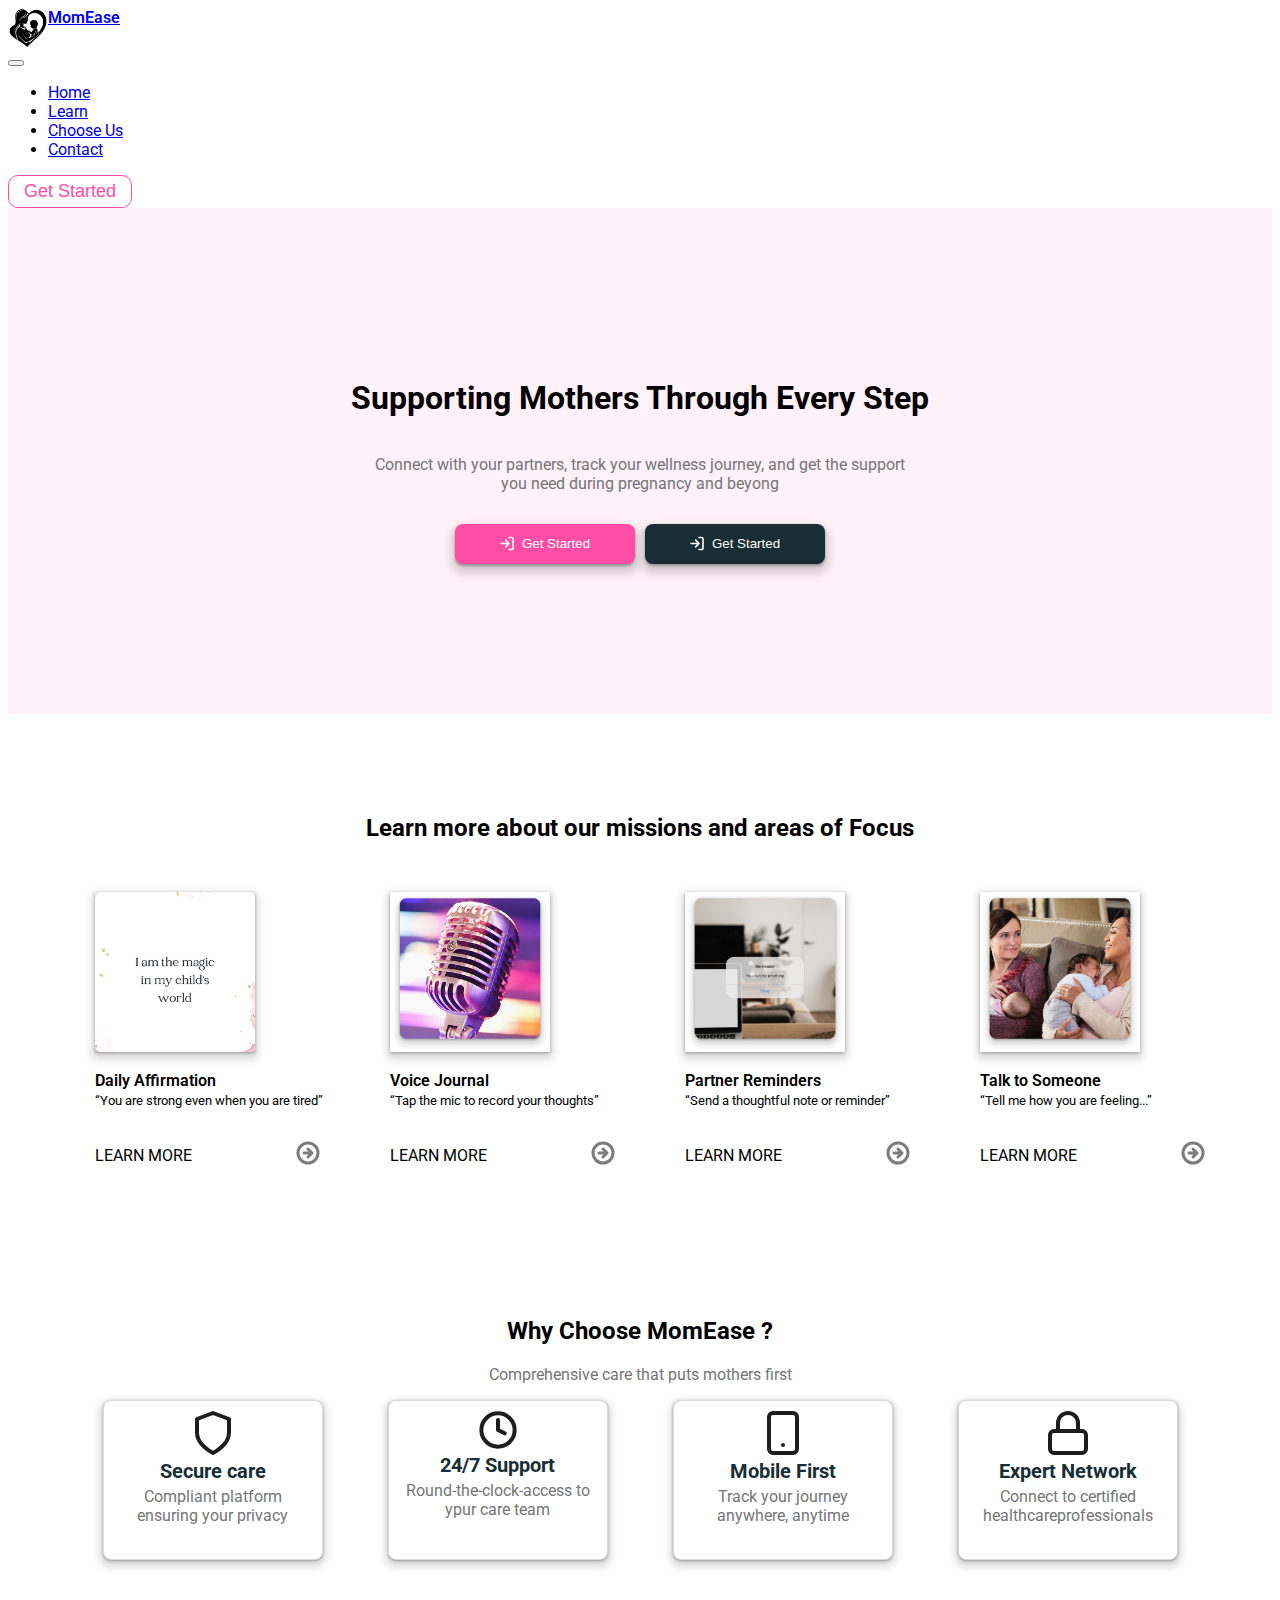
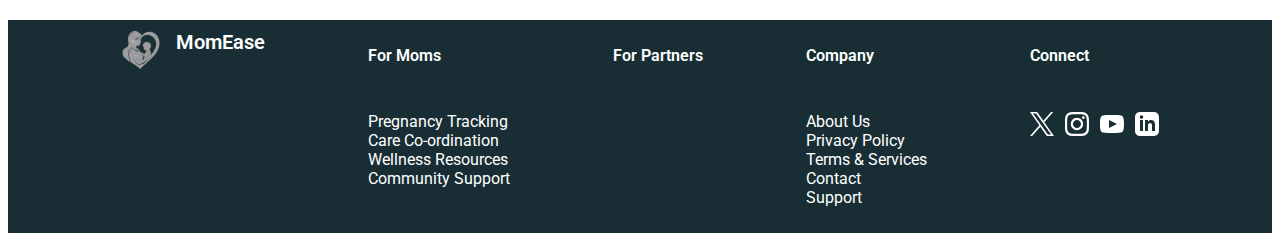
<file: index.html>
<!DOCTYPE html>
<html lang="en">
<head>
    <meta charset="UTF-8">
    <meta name="viewport" content="width=device-width, initial-scale=1.0">
    <link
      href="https://cdn.jsdelivr.net/npm/bootstrap@5.3.6/dist/css/bootstrap.min.css"
      rel="stylesheet"
      integrity="sha384-4Q6Gf2aSP4eDXB8Miphtr37CMZZQ5oXLH2yaXMJ2w8e2ZtHTl7GptT4jmndRuHDT"
      crossorigin="anonymous"
    />
    <script
      src="https://cdn.jsdelivr.net/npm/bootstrap@5.3.6/dist/js/bootstrap.bundle.min.js"
      integrity="sha384-j1CDi7MgGQ12Z7Qab0qlWQ/Qqz24Gc6BM0thvEMVjHnfYGF0rmFCozFSxQBxwHKO"
      crossorigin="anonymous"
    ></script>
    <link rel="stylesheet" href="style.css">
    <title>MomEase</title>
</head>
<body>
    <header>
        <nav class="navbar navbar-expand-lg bg-body-white">
  <div class="container-fluid ">
    <div class="navbar-nav rrow">
        <img src="./assets/momease logo.png" width="40px" alt="" >
        <a class="navbar-brand ms-3" href="#">MomEase</a>
    </div>
    
    <button class="navbar-toggler" type="button" data-bs-toggle="collapse" data-bs-target="#navbarSupportedContent" aria-controls="navbarSupportedContent" aria-expanded="false" aria-label="Toggle navigation">
      <span class="navbar-toggler-icon"></span>
    </button>
    <div class="collapse navbar-collapse justify-content-end " id="navbarSupportedContent">
        <div class="d-flex flex-row">
            <ul class="navbar-nav me-5 mb-2 mb-lg-0">
        <li class="nav-item me-3">
          <a class="nav-link active" aria-current="page" href="#">Home</a>
        </li>
        <li class="nav-item me-3">
          <a class="nav-link" href="#learn">Learn</a>
        </li>
        <li class="nav-item me-3">
          <a class="nav-link" href="#choose_us">Choose Us</a>
        </li>
        <li class="nav-item me-3">
          <a class="nav-link" href="#contact">Contact</a>
        </li>
    
      </ul>
      
        <button class="Bbtn" type="submit"> <a href="./Pages/Login/Login.html">Get Started</a></button>

        </div>
      
    
    </div>
  </div>
</nav>

    </header>
    <main>
    <section class="support" id="home">
        <h1>Supporting Mothers Through Every Step</h1>
        <p>Connect with your partners, track your wellness journey, and get the support you need 
            during pregnancy and beyong</p>
        <div class="started row">
            <button class="but col-6 col_but"> <a href="./Pages/Login/Login.html"> <img src="./assets/arrowcover.svg" alt="">Get Started</a></button> <button class="but col-6"> <a href="./Pages/Login/Login.html"><img src="./assets/arrowcover.svg" alt="">Get Started</a></button>
        </div>
    </section>

    <section class="learn" id="learn">
        <h2>Learn more about our missions and areas of Focus</h2>
        <div class="contain row">

            <div class="card col-3">
                <div class="min_card"></div>
                <div class="text">
                    <p>Daily Affirmation <br><q>You are strong even when you are tired</q></p>     
                </div>
                    <p class="more">LEARN MORE  <img src="./assets/Arrow right-circle.svg" alt=""></p> 
                
            </div>


            <div class="card col-3">
                <div class="min_card voice"></div>
                <div class="text">
                    <p>Voice Journal <br><q>Tap the mic to record your thoughts</q></p> 
                </div>
                    <p class="more">LEARN MORE  <img src="./assets/Arrow right-circle.svg" alt=""></p> 
            </div>

            <div class="card col-3">
                <div class="min_card lap"></div>
                <div class="text">
                    <p>Partner Reminders <br><q>Send a thoughtful note or reminder</q></p> 
                </div>
                <p class="more">LEARN MORE <img src="./assets/Arrow right-circle.svg" alt=""></p>
            </div>

            <div class="card col-3">
                <div class="min_card moms"></div>
                <div class="text">
                    <p>Talk to Someone <br><q>Tell me how you are feeling...</q></p> 
                </div>
                <p class="more">LEARN MORE  <img src="./assets/Arrow right-circle.svg" alt=""></p> 
            </div>
        </div>
    </section>

    <section class="choose container-fluid" id="choose_us">
        <div class="choose_text">
            <h2>Why Choose MomEase ?</h2>
            <p class="p">Comprehensive care that puts mothers first</p> 
        </div>

        <div class="options row">
            <div class="m_card col-3">
                <img src="./assets/shield.svg" alt="" srcset="">
                <p class="bold">Secure care</p>
                <p>Compliant platform ensuring your privacy</p>
            </div>

            <div class="m_card col-3">
                <img src="./assets/clock.svg" alt="" srcset="">
                <p class="bold">24/7 Support</p>
                <p>Round-the-clock-access to ypur care team</p>
            </div>

            <div class="m_card col-3">
                <img src="./assets/phone.svg" alt="" srcset="">
                <p class="bold">Mobile First</p>
                <p>Track your journey anywhere, anytime</p>
            </div>

            <div class="m_card col-3">
                <img src="./assets/lock.svg" alt="" srcset="">
                <p class="bold">Expert Network</p>
                <p>Connect to certified healthcareprofessionals</p>
            </div>

        </div>
        


    </section>

    </main>
    <footer class="container-fluid" id="contact">
        
        <div class="logo_div">
            <img src="./assets/MomEase Footer.svg" alt="" srcset="">
            <p class="mom">MomEase</p>
        </div>
        
        <div >
            <p>For Moms</p>
            <ul>
                <li>Pregnancy Tracking</li>
                <li>Care Co-ordination</li>
                <li>Wellness Resources</li>
                <li>Community Support</li>
            </ul>   
        </div>

        <div class="col-3">
            <p>For Partners</p>
            
        </div>

        <div class="col-3">
            <p>Company</p>
        <ul>
            <li>About Us</li>
            <li>Privacy Policy</li>
            <li>Terms & Services</li>
            <li>Contact</li>
            <li>Support</li>
        </ul>
            
        </div>

        <div>
            <p>Connect</p>
            <ul class="connect">
                <li><a href="http://"><img src="./assets/twitter.svg" alt="" srcset=""></a></li>
                <li><a href="http://"><img src="./assets/Instagram.svg" alt="" srcset=""></a></li>
                <li><a href="http://"><img src="./assets/YouTube.svg" alt="" srcset=""></a></li>
                <li><a href="http://"><img src="./assets/LinkedIn.svg" alt="" srcset=""></a></li>
            </ul>
            
        </div>
        </div>

    </footer>
    
</body>
</html>
</file>
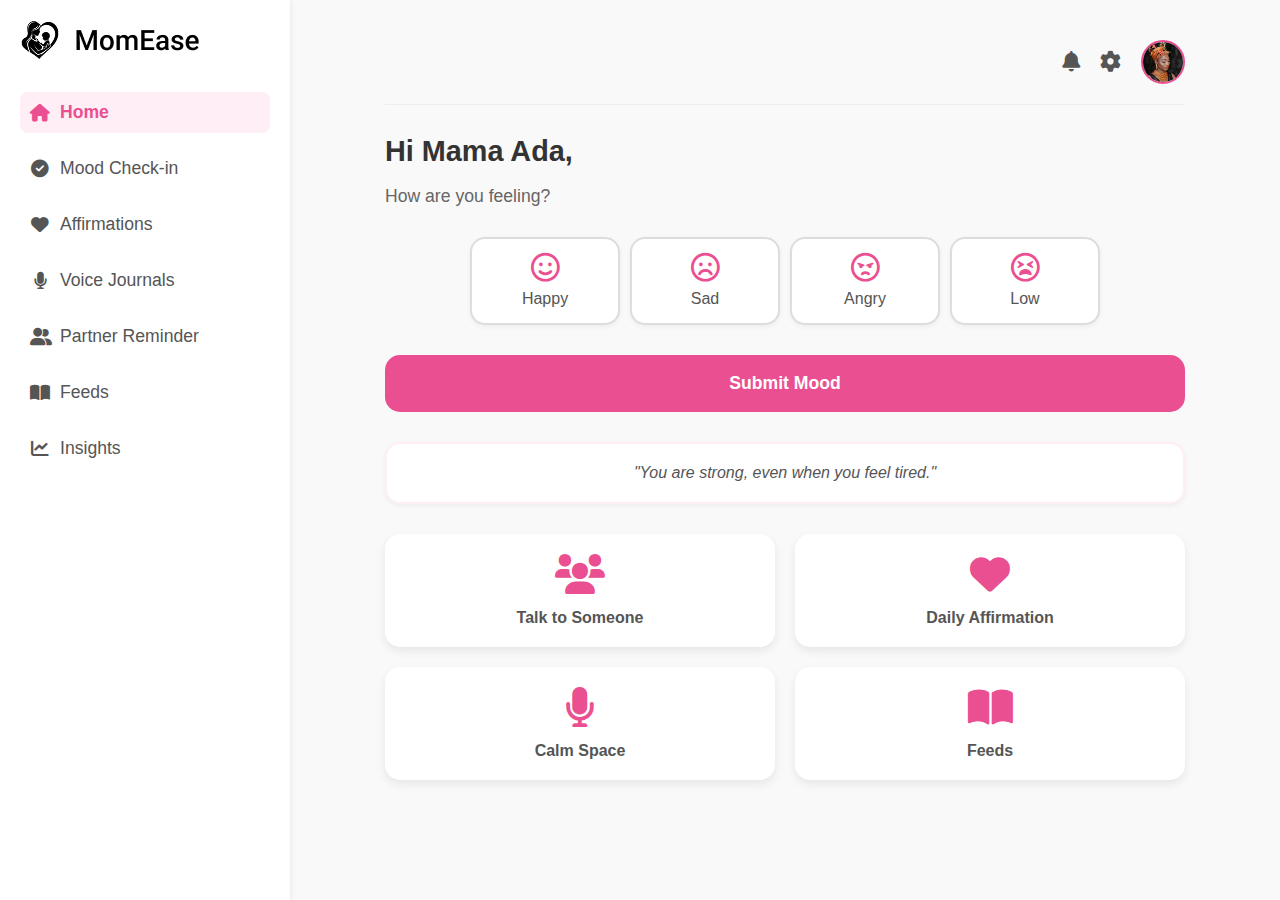
<file: Pages/Menu/das.html>
<!DOCTYPE html>
<html lang="en">
<head>
    <meta charset="UTF-8">
    <meta name="viewport" content="width=device-width, initial-scale=1.0">
    <title>MomEase Dashboard</title>
    <link rel="stylesheet" href="dash.css">
    <link rel="stylesheet" href="https://cdnjs.cloudflare.com/ajax/libs/font-awesome/6.0.0-beta3/css/all.min.css">
</head>
<body>
    <div class="dashboard-container">
        <aside class="sidebar" id="sidebar">
            <div class="logo">
                <img src="./media/Logo.jpg" alt="MomEase logo" />
            </div>
            <nav class="navigation">
                <ul>
                    <li><a href="./das.html" class="active"><i class="fas fa-home"></i> Home</a></li>
                    <li><a href="./mood.html"><i class="fas fa-check-circle"></i> Mood Check-in</a></li>
                    <li><a href="#"><i class="fas fa-heart"></i> Affirmations</a></li>
                    <li><a href="#"><i class="fas fa-microphone"></i> Voice Journals</a></li>
                    <li><a href="#"><i class="fas fa-user-friends"></i> Partner Reminder</a></li>
                    <li><a href="./feed.html"><i class="fas fa-book-open"></i> Feeds</a></li>
                    <li><a href="#"><i class="fas fa-chart-line"></i> Insights</a></li>
                </ul>
            </nav>
        </aside>

        <main class="main-content">
            <header class="top-bar-mobile">
                <div class="ham_container">
                    <div class="hamburger-menu" id="hamburgerMenu"><i class="fas fa-bars"></i></div>
                 <div class="top-icons">
                    <i class="fas fa-bell"></i>
                    <i class="fas fa-cog"></i>
                    <div class="profile-pic">
                        <img src="./media/profile.jpg" alt="Profile">
                    </div>
                </div>
                </div>
                
                <nav class="navigation" id="mob-nav">
                <ul>
                    <li><a href="./das.html" class="active"><i class="fas fa-home"></i> Home</a></li>
                    <li><a href="./mood.html"><i class="fas fa-check-circle"></i> Mood Check-in</a></li>
                    <li><a href="#"><i class="fas fa-heart"></i> Affirmations</a></li>
                    <li><a href="#"><i class="fas fa-microphone"></i> Voice Journals</a></li>
                    <li><a href="#"><i class="fas fa-user-friends"></i> Partner Reminder</a></li>
                    <li><a href="./feed.html"><i class="fas fa-book-open"></i> Feeds</a></li>
                    <li><a href="#"><i class="fas fa-chart-line"></i> Insights</a></li>
                </ul>
                </nav>
            </header>

            <div class="header-desktop">
                 <div class="top-icons">
                    <i class="fas fa-bell"></i>
                    <i class="fas fa-cog"></i>
                    <div class="profile-pic">
                        <img src="./media/profile.jpg" alt="Profile">
                    </div>
                </div>
            </div>


            <h1>Hi Mama Ada,</h1>
            <p class="feeling-question">How are you feeling?</p>

            <div class="mood-selection">
                <button class="mood-button" data-mood="happy">
                    <i class="far fa-smile"></i> Happy
                </button>
                <button class="mood-button" data-mood="sad">
                    <i class="far fa-frown"></i> Sad
                </button>
                <button class="mood-button" data-mood="angry">
                    <i class="far fa-angry"></i> Angry
                </button>
                <button class="mood-button" data-mood="low">
                    <i class="far fa-tired"></i> Low
                </button>
            </div>

            <button class="submit-mood">Submit Mood</button>

            <div class="affirmation-box">
                "You are strong, even when you feel tired."
            </div>

            <div class="action-buttons">
                <button class="action-card">
                    <i class="fas fa-users"></i>
                    <span>Talk to Someone</span>
                </button>
                <button class="action-card">
                    <i class="fas fa-heart"></i>
                    <span>Daily Affirmation</span>
                </button>
                <button class="action-card">
                    <i class="fas fa-microphone"></i>
                    <span>Calm Space</span>
                </button>
                <button class="action-card">
                    <i class="fas fa-book-open"></i>
                    <span>Feeds</span>
                </button>
            </div>
        </main>
    </div>

    <div class="overlay" id="overlay"></div>

    <script src="dash.js"></script>
</body>
</html>
</file>
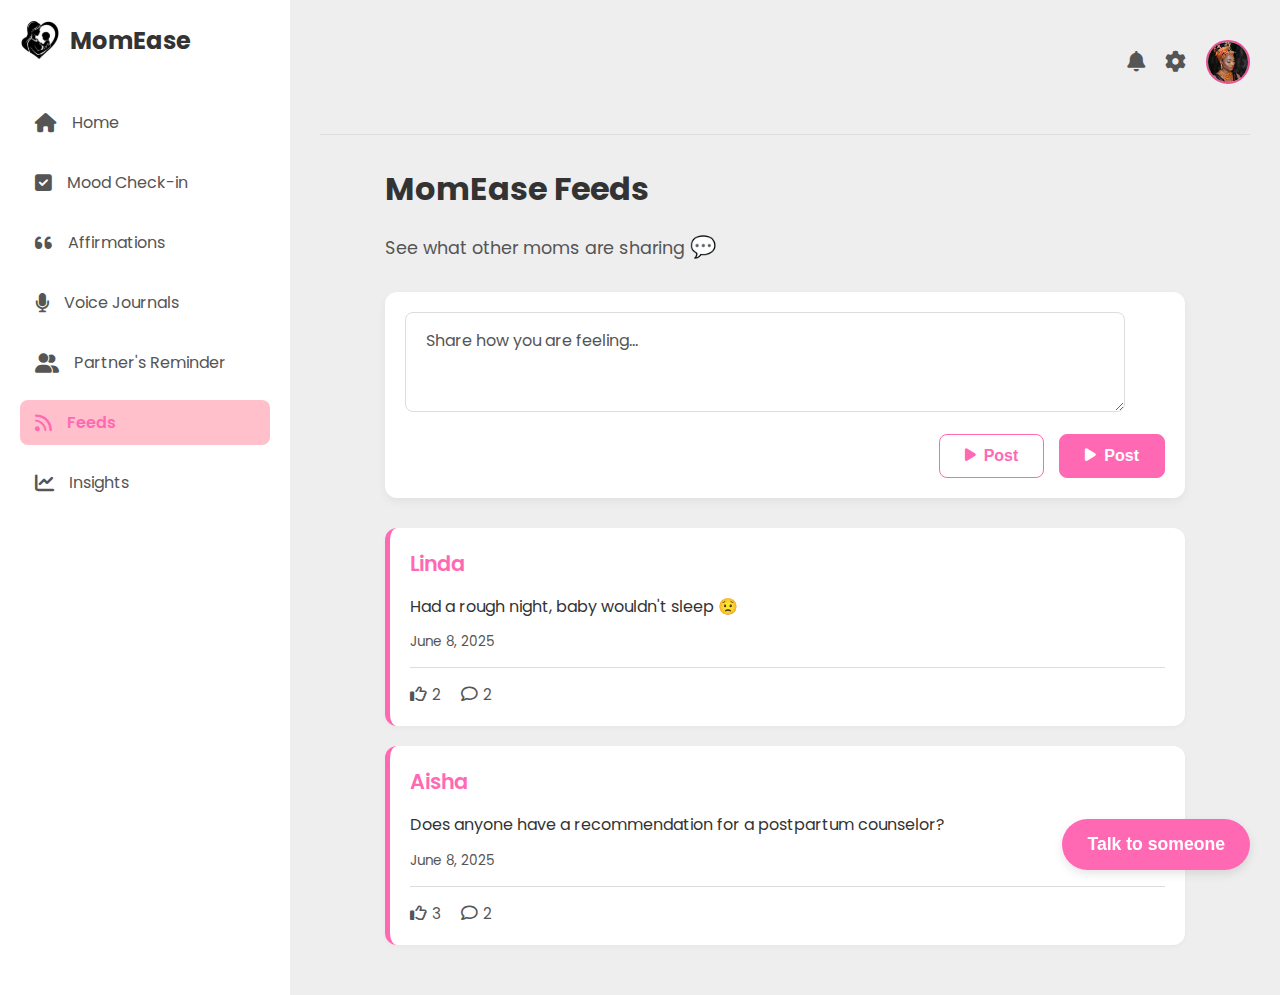
<file: Pages/Menu/feed.html>
<!DOCTYPE html>
<html lang="en">
<head>
    <meta charset="UTF-8">
    <meta name="viewport" content="width=device-width, initial-scale=1.0">
    <title>MomEase Feeds</title>
    <link rel="stylesheet" href="feed.css">
    <link rel="stylesheet" href="https://cdnjs.cloudflare.com/ajax/libs/font-awesome/6.0.0-beta3/css/all.min.css">
</head>
<body>
    <div class="container">
        <aside class="sidebar">
            <div class="logo">
                <img src="./media/Logo.svg" alt="MomEase Logo"> <span>MomEase</span>
            </div>
            <nav class="navigation">
                <ul>
                    <li><a href="./das.html"><i class="fas fa-home"></i> Home</a></li>
                    <li><a href="./mood.html"><i class="fas fa-check-square"></i> Mood Check-in</a></li>
                    <li><a href="#"><i class="fas fa-quote-left"></i> Affirmations</a></li>
                    <li><a href="#"><i class="fas fa-microphone"></i> Voice Journals</a></li>
                    <li><a href="#"><i class="fas fa-user-friends"></i> Partner's Reminder</a></li>
                    <li class="active"><a href="./feed.html"><i class="fas fa-rss"></i> Feeds</a></li>
                    <li><a href="#"><i class="fas fa-chart-line"></i> Insights</a></li>
                </ul>
            </nav>
        </aside>

        <main class="main-content">
            <header class="header">
                <div class="ham_container">
                    <div class="hamburger-menu" id="hamburgerMenu"><i class="fas fa-bars"></i></div>
                 <div class="top-icons">
                    <i class="fas fa-bell"></i>
                    <i class="fas fa-cog"></i>
                    <div class="profile-pic">
                        <img src="./media/profile.jpg" alt="Profile">
                    </div>
                </div>
                </div>
                
                <nav class="navigation" id="mob-nav">
                <ul>
                    <li><a href="./das.html" class="active"><i class="fas fa-home"></i> Home</a></li>
                    <li><a href="./mood.html"><i class="fas fa-check-circle"></i> Mood Check-in</a></li>
                    <li><a href="#"><i class="fas fa-heart"></i> Affirmations</a></li>
                    <li><a href="#"><i class="fas fa-microphone"></i> Voice Journals</a></li>
                    <li><a href="#"><i class="fas fa-user-friends"></i> Partner Reminder</a></li>
                    <li><a href="./feed.html"><i class="fas fa-book-open"></i> Feeds</a></li>
                    <li><a href="#"><i class="fas fa-chart-line"></i> Insights</a></li>
                </ul>
                </nav>
            </header>

            <section class="feeds-section">
                <h2>MomEase Feeds</h2>
                <p>See what other moms are sharing <span class="emoji">💬</span></p>

                <div class="share-post-container">
                    <textarea placeholder="Share how you are feeling..."></textarea>
                    <div class="post-buttons">
                        <button class="post-btn outline"><i class="fas fa-play"></i> Post</button>
                        <button class="post-btn fill"><i class="fas fa-play"></i> Post</button>
                    </div>
                </div>

                <div class="feed-post">
                    <h3 class="post-author">Linda</h3>
                    <p class="post-content">Had a rough night, baby wouldn't sleep 😟</p>
                    <p class="post-date">June 8, 2025</p>
                    <div class="post-actions">
                        <span class="action-item"><i class="far fa-thumbs-up"></i> 2</span>
                        <span class="action-item"><i class="far fa-comment"></i> 2</span>
                    </div>
                </div>

                <div class="feed-post">
                    <h3 class="post-author">Aisha</h3>
                    <p class="post-content">Does anyone have a recommendation for a postpartum counselor?</p>
                    <p class="post-date">June 8, 2025</p>
                    <div class="post-actions">
                        <span class="action-item"><i class="far fa-thumbs-up"></i> 3</span>
                        <span class="action-item"><i class="far fa-comment"></i> 2</span>
                    </div>
                </div>
            </section>
        </main>
        <button class="talk-to-someone-btn">Talk to someone</button>
    </div>
</body>
<script src="./feed.js"></script>
</html>
</file>
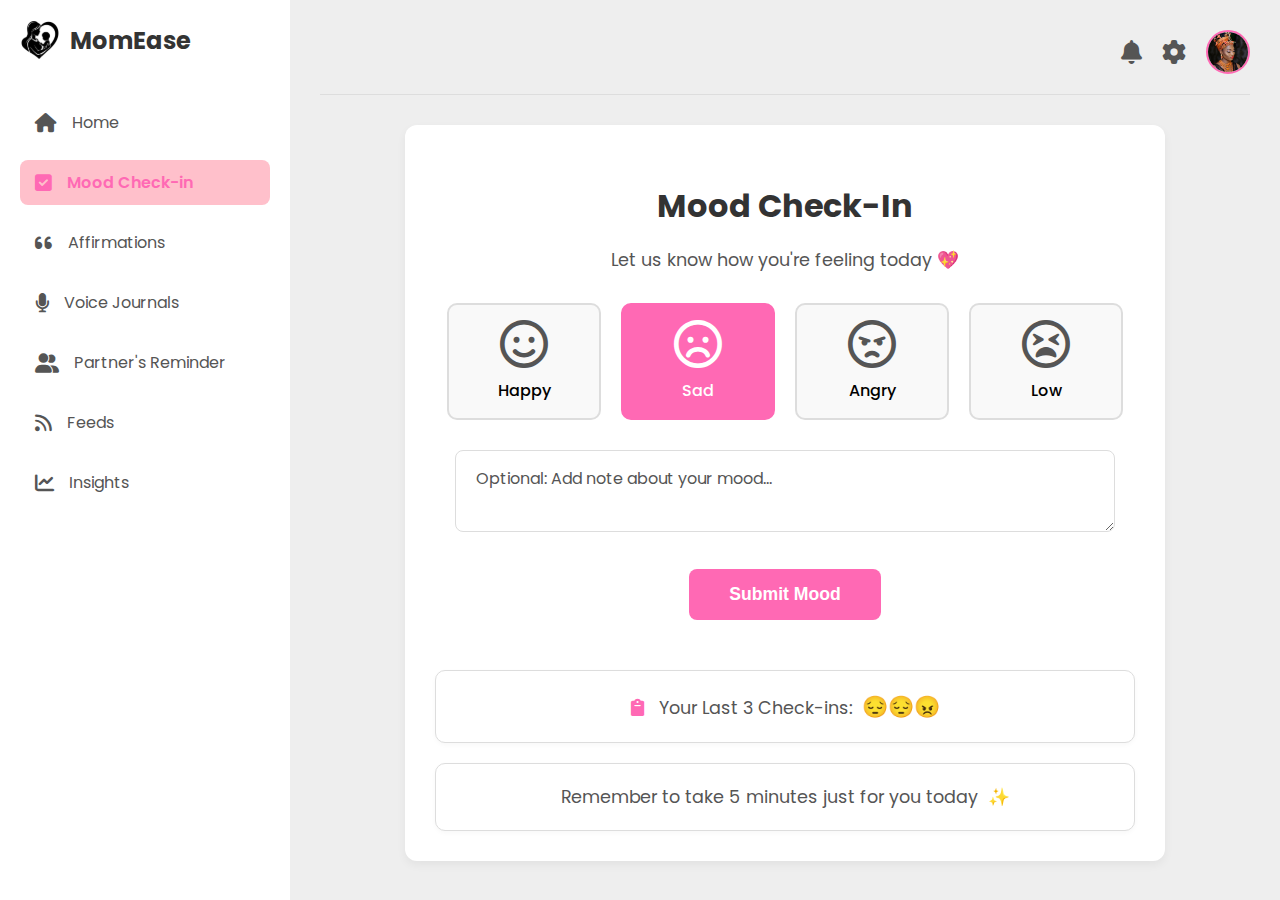
<file: Pages/Menu/mood.html>
<!DOCTYPE html>
<html lang="en">
<head>
    <meta charset="UTF-8">
    <meta name="viewport" content="width=device-width, initial-scale=1.0">
    <title>Mood Check-In - MomEase</title>
    <link rel="stylesheet" href="mood.css">
    <link rel="stylesheet" href="https://cdnjs.cloudflare.com/ajax/libs/font-awesome/6.0.0-beta3/css/all.min.css">
</head>
<body>
    <div class="container">
        <aside class="sidebar">
            <div class="logo">
                <img src="./media/Logo.svg" alt="MomEase Logo"> <span>MomEase</span>
            </div>
            <nav class="navigation">
                <ul>
                    <li><a href="./das.html"><i class="fas fa-home"></i> Home</a></li>
                    <li class="active"><a href="./mood.html"><i class="fas fa-check-square"></i> Mood Check-in</a></li>
                    <li><a href="#"><i class="fas fa-quote-left"></i> Affirmations</a></li>
                    <li><a href="#"><i class="fas fa-microphone"></i> Voice Journals</a></li>
                    <li><a href="#"><i class="fas fa-user-friends"></i> Partner's Reminder</a></li>
                    <li><a href="./feed.html"><i class="fas fa-rss"></i> Feeds</a></li>
                    <li><a href="#"><i class="fas fa-chart-line"></i> Insights</a></li>
                </ul>
            </nav>
        </aside>

        <main class="main-content">
            <header class="header">
                <div class="header-icons">
                    <i class="fas fa-bell"></i>
                    <i class="fas fa-cog"></i>
                    <img src="./media/profile.jpg" alt="Profile Picture" class="profile-pic"> </div>
            </header>

            <section class="mood-check-in-section">
                <h2>Mood Check-In</h2>
                <p>Let us know how you're feeling today <span class="heart-icon">💖</span></p>

                <div class="mood-options">
                    <div class="mood-card">
                        <i class="far fa-smile"></i>
                        <span>Happy</span>
                    </div>
                    <div class="mood-card selected">
                        <i class="far fa-frown"></i>
                        <span>Sad</span>
                    </div>
                    <div class="mood-card">
                        <i class="far fa-angry"></i>
                        <span>Angry</span>
                    </div>
                    <div class="mood-card">
                        <i class="far fa-tired"></i>
                        <span>Low</span>
                    </div>
                </div>

                <div class="mood-note-container">
                    <textarea class="mood-note-initial" placeholder="Optional: Add note about your mood..."></textarea>

                    </div>


                <button class="submit-mood-btn">Submit Mood</button>

                <div class="thank-you-message hidden">
                    <p>Thank you for checking in <span class="heart-icon">💖</span></p>
                </div>

                <div class="last-checkins-card">
                    <p><i class="fas fa-clipboard"></i> Your Last 3 Check-ins: <span class="emoji-icons">😔😔😠</span></p>
                </div>

                <div class="reminder-card">
                    <p>Remember to take 5 minutes just for you today <span class="sparkle-icon">✨</span></p>
                </div>
            </section>
        </main>
    </div>
</body>
</html>
</file>
<file: style.css>
@import url('https://fonts.googleapis.com/css2?family=Roboto:ital,wght@0,100..900;1,100..900&display=swap');

body{
    font-family: 'Roboto', sans-serif;
}

.Bbtn{
    border: 1px solid #FF4DA6;
    padding: 5px 15px;
    font-size: large;
    border-radius: 10px;
    background-color: white;
    a{
        text-decoration: none;  
        color: #FF4DA6;
    }
}

.Bbtn:hover{
    background-color: #FF4DA6;
    
    a{
        color: white;
    }
}


.rrow{
    display: flex;
    flex-shrink: 0;
    a{
        font-weight: 600;
    }
}

.support{
    display: flex;
    flex-direction: column;
    align-items: center;
    justify-content: center;
    background-color: #FEF1F8;
    padding: 150px 65px;
    p{
        max-width: 550px;
        color: #757575;
        text-align: center;
    }
    .started{
        display: flex;
        gap: 10px;
        margin-top: 15px;
        .but{
            outline: none;
            border: none;
            box-sizing: border-box;
            display: flex;
            align-items: center;
            justify-content: center;
            padding: 12px;
            width: 180px;
            height: 40px;
            box-shadow: 0px 6px 10px 4px rgba(0, 0, 0, 0.15), 0px 2px 3px rgba(0, 0, 0, 0.3);
            border-radius: 8px;
            background-color: #182E34;

            a{
                display: flex;
                align-self: center;
                gap: 8px;
                color: white;
                text-decoration: none;
            }
        }
        .col_but{
            background-color: #FF4DA6;
        }
        .but:hover{
            opacity: .8;
        }
    
    }
    
}


.learn{
    display: flex;
    flex-direction: column;
    align-items: center;
    justify-content: center;
    padding: 80px 50px;

    .contain{
        display: flex;
        gap: 10px;
        padding-top: 20px;

        .card{
            width: 240px;
            height: 300px;
            padding: 10px 5px 5px 40px;

            

            

            .min_card{
                width: 160px;
                height: 160px;
                background: url('./assets/magic.png'), center center ;
                background-repeat: no-repeat;
                background-size: cover;
                box-shadow: 0px 4px 8px 3px rgba(0, 0, 0, 0.15), 0px 1px 3px rgba(0, 0, 0, 0.3);
            }
            .lap{
                background-image: url('./assets/laptop.png');
            }

            .moms{
                background: url('./assets/moms.png') center center / cover no-repeat;
            }

            .voice{
                background: url('./assets/mic.png') center center / cover no-repeat;
            }

            .text{
                margin-top: 3px;
                display: flex;
                flex-direction: column;

                p{
                    font-weight: 600;
                }
                q{
                    font-size: small;
                    font-weight: lighter;
                }
                
            }
            .more{
                    display: flex;
                    justify-content: space-between;
                    align-items: flex-end;
                    padding-right: 15px;
                }
        }
    }

    
}


.choose{
    display: flex;
    flex-direction: column;
    align-items: center;
    justify-content: center;
    padding: 20px 30px;
    text-align: center;
    margin-bottom: 40px;
        
    .p{
        color: #757575;
    }

    .options{
        display: flex;
        align-items: center;
        justify-content: center;
        gap: 65px;

        .m_card{
        box-sizing: border-box;
        display: flex;
        flex-direction: column;
        align-items: center;
        padding: 10px;
        gap: 4px;
        width: 220px;
        height: 160px;
        background: #FFFFFF;
        border: 1px solid #D9D9D9;
        box-shadow: 0px 4px 8px 3px rgba(0, 0, 0, 0.15), 0px 1px 3px rgba(0, 0, 0, 0.3);
        border-radius: 8px;

        p{
            margin:0;
            color: #757575;
        }
        .bold{
            font-weight: bolder;
            font-size: 20px;
            color: #182E34;
        }

    }
    }
    
}

footer{
    display: flex;
    align-items: start;
    justify-content: space-evenly;
    padding: 10px;
    background-color: #182E34;
    flex-wrap: wrap;
    flex: 1;

    div{
        display: flex;
        flex-direction: column;
        align-items: start;
        justify-content: start;
        gap: 15px;
        color: white;
        margin: 0px;
        
        
        .mom{
            font-size: 20px;
            margin: 0px;
        }
        p{
            font-weight: 600;
        }
        ul{
            list-style: none;
            padding: 0px;
        }
    }

    .logo_div{
            flex-direction: row;
        }
        
    .f_logo{
        flex-direction: row;
        align-items: center;
    }
    .connect{
        display: flex;
        flex-direction: row;
        gap: 10px;
    }
    
}
</file>
<file: Pages/Menu/dash.css>
/* General Body and Font Styles */
body {
    font-family: Arial, sans-serif;
    margin: 0;
    padding: 0;
    background-color: #f9f9f9;
    color: #333;
}

/* Dashboard Container - for desktop layout */
.dashboard-container {
    display: flex;
    min-height: 100vh; /* Ensure it takes full viewport height */
}

/* Sidebar Styles (Desktop Only) */
.sidebar {
    width: 250px;
    background-color: #fff;
    padding: 20px;
    box-shadow: 2px 0 5px rgba(0,0,0,0.05);
    display: flex;
    flex-direction: column;
    /* Hidden by default for mobile, shown on desktop */
    display: none;
}

.sidebar .logo {
    font-weight: bold;
    font-size: 1.5em;
    margin-bottom: 10px;
    color: #ea5091; /* Pink color from the design */
}

.sidebar .navigation ul {
    list-style: none;
    padding: 0;
}

.sidebar .navigation li {
    margin-bottom: 15px;
}

.sidebar .navigation a {
    text-decoration: none;
    color: #555;
    font-size: 1.1em;
    display: flex;
    align-items: center;
    padding: 10px;
    border-radius: 8px;
    transition: background-color 0.2s, color 0.2s;
}

.sidebar .navigation a i {
    margin-right: 10px;
    width: 20px; /* Standardize icon width */
    text-align: center;
}

.sidebar .navigation a:hover,
.sidebar .navigation a.active {
    background-color: #ffeef6; /* Light pink background */
    color: #ea5091; /* Pink color */
    font-weight: bold;
}

/* Main Content Area */
.main-content {
    flex-grow: 1;
    padding: 20px;
    max-width: 800px; /* Limit content width */
    margin: 0 auto; /* Center content */
}

/* Top Bar Mobile (Visible on Mobile, Hidden on Desktop) */
.top-bar-mobile {
    display: flex; /* Flexbox for layout */
    justify-content: start;
    align-items: start;
    flex-direction: column;
    padding: 10px 0;
    margin-bottom: 20px;
}

.ham_container{
    width: 100%;
    display: flex;
    justify-content: space-between;
    padding: 10px 0;
    margin-bottom: 20px;
}
#mob-nav {
    display: flex; /* Hidden by default */
    position: absolute;
    top: 70px; /* Below the top bar */
    left: -40%;
    width: 30%;
    background-color: #fff;
    box-shadow: 0 2px 5px rgba(0,0,0,0.1);
    padding: 20px;
    border-radius: 8px;
}

#mob-nav ul{
    list-style: none;
    padding: 0;
}

#mob-nav li{
    margin-bottom: 15px;
}

#mob-nav a {
    text-decoration: none;
    color: #555;
    font-size: .8em;
    display: flex;
    align-items: center;
    padding: 7px;
    border-radius: 8px;
    transition: background-color 0.2s, color 0.2s;
}

#mob-nav a i {
    margin-right: 5px;
    width: 16px; /* Standardize icon width */
    text-align: center;
}

.top-bar-mobile .hamburger-menu i {
    font-size: 1.5em;
    color: #333;
}

/* Header Desktop (Visible on Desktop, Hidden on Mobile) */
.header-desktop {
    display: none; /* Hidden by default for mobile */
    justify-content: flex-end; /* Align to right */
    align-items: center;
    padding-bottom: 20px;
    border-bottom: 1px solid #eee; /* Subtle separator */
    margin-bottom: 30px;
}



.top-icons {
    display: flex;
    align-items: center;
}

.top-icons i {
    font-size: 1.3em;
    margin-left: 20px;
    color: #555;
}

.profile-pic {
    width: 40px;
    height: 40px;
    border-radius: 50%;
    overflow: hidden;
    margin-left: 20px;
    border: 2px solid #ea5091; /* Pink border for profile pic */
}

.profile-pic img {
    width: 100%;
    height: 100%;
    object-fit: cover;
}

/* Welcome Header */
.main-content h1 {
    font-size: 1.8em;
    margin-bottom: 5px;
    color: #333;
}

.main-content .feeling-question {
    font-size: 1.1em;
    color: #666;
    margin-bottom: 30px;
}

/* Mood Selection Buttons */
.mood-selection {
    display: flex;
    justify-content: space-between;
    gap: 10px; /* Space between buttons */
    margin-bottom: 30px;
    flex-wrap: wrap; /* Allow wrapping on smaller screens */
}

.mood-button {
    flex: 1; /* Distribute space equally */
    min-width: 100px; /* Minimum width for buttons */
    background-color: #fff;
    border: 2px solid #ddd;
    border-radius: 15px;
    padding: 15px 10px;
    display: flex;
    flex-direction: column;
    align-items: center;
    cursor: pointer;
    font-size: 1em;
    color: #555;
    transition: all 0.2s;
    box-shadow: 0 2px 5px rgba(0,0,0,0.05);
}

.mood-button i {
    font-size: 1.8em;
    margin-bottom: 8px;
    color: #ea5091; /* Pink for icons */
}

.mood-button:hover,
.mood-button.selected { /* Add a 'selected' class with JavaScript for active state */
    border-color: #ea5091; /* Pink border on hover/selection */
    /* background-color: #ffeef6;
    color: #ea5091; */
    transform: translateY(-5px);  /*Slight lift effect*/
    box-shadow: 0 4px 8px rgba(0,0,0,0.1);
}

.lift{
    border-color: #ea5091; /* Pink border on hover/selection */
    background-color: #ffeef6;
    color: #ea5091;
    animation-name:lift ;
    animation-fill-mode: forwards;
    animation-duration: 0.2s;
    animation-timing-function: ease-out;
}

@keyframes lift{
    from{
        transform: translateY(0px);
    }
    to{
        transform: translateY(-4px);
    }
}

/* Submit Mood Button */
.submit-mood {
    width: 100%;
    background-color: #ea5091;
    color: white;
    border: none;
    border-radius: 15px;
    padding: 18px 20px;
    font-size: 1.1em;
    font-weight: bold;
    cursor: pointer;
    margin-bottom: 30px;
    transition: background-color 0.2s;
}

.submit-mood:hover {
    background-color: #d13a7a;
}

/* Affirmation Box */
.affirmation-box {
    background-color: #fff;
    border: 2px solid #ffeef6; /* Light pink border */
    border-radius: 15px;
    padding: 20px;
    text-align: center;
    font-style: italic;
    color: #555;
    margin-bottom: 30px;
    box-shadow: 0 2px 5px rgba(0,0,0,0.05);
}

/* Action Buttons Grid */
.action-buttons {
    display: grid;
    grid-template-columns: 1fr 1fr; /* Two columns */
    gap: 20px; /* Space between cards */
}

.action-card {
    background-color: #fff;
    border: none;
    border-radius: 15px;
    padding: 20px;
    display: flex;
    flex-direction: column;
    align-items: center;
    text-align: center;
    cursor: pointer;
    font-size: 1em;
    color: #555;
    transition: all 0.2s;
    box-shadow: 0 4px 10px rgba(0,0,0,0.08); /* More prominent shadow */
}

.action-card i {
    font-size: 2.5em;
    margin-bottom: 15px;
    color: #ea5091;
}

.action-card span {
    font-weight: bold;
}

.action-card:hover {
    transform: translateY(-5px);
    box-shadow: 0 6px 15px rgba(0,0,0,0.15);
}

/* Media Queries for Responsiveness */

/* Desktop Styles (Min-width 768px) */
@media (min-width: 768px) {
    .sidebar {
        display: flex; /* Show sidebar on desktop */
    }

    .top-bar-mobile {
        display: none; /* Hide mobile top bar on desktop */
    }

    .header-desktop {
        display: flex; /* Show desktop header */
    }

    .main-content {
        padding: 40px; /* More padding on desktop */
    }

    .mood-selection {
        justify-content: center; /* Center mood buttons on desktop */
    }

    .mood-button {
        flex: unset; /* Remove flex grow */
        width: 150px; /* Fixed width for mood buttons on desktop */
    }

    .action-buttons {
        grid-template-columns: 1fr 1fr; /* Two columns */
    }
}

/* Tablet Styles (Min-width 480px and Max-width 767px) - Optional adjustments */
@media (min-width: 480px) and (max-width: 767px) {
    .mood-selection {
        justify-content: space-around;
    }
    .mood-button {
        flex: 0 0 calc(50% - 15px); /* Two buttons per row */
        max-width: calc(50% - 15px);
    }
    .action-buttons {
        grid-template-columns: 1fr 1fr;
    }
}
</file>
<file: Pages/Menu/feed.css>
@import url('https://fonts.googleapis.com/css2?family=Poppins:wght@400;500;600;700&display=swap');

:root {
    --primary-pink: #FF69B4; /* Deep Pink */
    --light-pink: #FFC0CB; /* Light Pink */
    --dark-gray: #333;
    --medium-gray: #555;
    --light-gray: #eee;
    --white: #fff;
    --border-color: #ddd;
    --card-bg: #f9f9f9;
}

body {
    font-family: 'Poppins', sans-serif;
    margin: 0;
    padding: 0;
    background-color: var(--light-gray);
    display: flex;
    min-height: 100vh;
}

.container {
    display: flex;
    width: 100%;
    position: relative; /* For positioning the fixed button */
}

/* Sidebar Styling - Reused from previous example, ensure consistency */
.sidebar {
    width: 250px;
    background-color: var(--white);
    padding: 20px;
    box-shadow: 2px 0 5px rgba(0, 0, 0, 0.1);
    display: flex;
    flex-direction: column;
}

.sidebar .logo {
    display: flex;
    align-items: center;
    margin-bottom: 40px;
}

.sidebar .logo img {
    width: 40px;
    height: 40px;
    margin-right: 10px;
}

.sidebar .logo span {
    font-size: 1.5em;
    font-weight: 700;
    color: var(--dark-gray);
}

.sidebar .navigation ul {
    list-style: none;
    padding: 0;
    margin: 0;
}

.sidebar .navigation li {
    margin-bottom: 15px;
}

.sidebar .navigation a {
    display: flex;
    align-items: center;
    text-decoration: none;
    color: var(--medium-gray);
    padding: 10px 15px;
    border-radius: 8px;
    transition: background-color 0.3s ease, color 0.3s ease;
}

.sidebar .navigation a i {
    margin-right: 15px;
    font-size: 1.2em;
}

.sidebar .navigation a:hover,
.sidebar .navigation li.active a {
    background-color: var(--light-pink);
    color: var(--primary-pink);
}

.sidebar .navigation li.active a {
    font-weight: 600;
}

/* Main Content Styling */
.main-content {
    flex-grow: 1;
    padding: 30px;
    background-color: var(--light-gray);
}

/* Header Styling - Reused from previous example, ensure consistency */
.header {
    display: flex;
    justify-content: flex-end;
    align-items: center;
    padding-bottom: 20px;
    border-bottom: 1px solid var(--border-color);
    margin-bottom: 30px;
    flex-direction: column;
}

.ham_container{
    width: 100%;
    display: flex;
    justify-content: space-between;
    padding: 10px 0;
    margin-bottom: 20px;
}

.hamburger-menu{
    display: flex;
    justify-content: space-between;
    align-items: center;
}

#mob-nav{
    display: none;
}

.header-icons {
    display: flex;
    align-items: center;
}

.header-icons i {
    font-size: 1.5em;
    color: var(--medium-gray);
    margin-left: 20px;
    cursor: pointer;
    transition: color 0.3s ease;
}

.header-icons i:hover {
    color: var(--dark-gray);
}
.hamburger-menu{
    visibility: hidden;
}
.hamburger-menu i {
    font-size: 1.5em;
    color: #333;
}

.top-icons {
    display: flex;
    align-items: center;
    align-self: flex-end;
}

.top-icons i {
    font-size: 1.3em;
    margin-left: 20px;
    color: #555;
}

.profile-pic {
    width: 40px;
    height: 40px;
    border-radius: 50%;
    overflow: hidden;
    margin-left: 20px;
    border: 2px solid #ea5091; /* Pink border for profile pic */
}

.profile-pic img {
    width: 100%;
    height: 100%;
    object-fit: cover;
}

/* Feeds Section Specific Styles */
.feeds-section {
    max-width: 800px; /* Adjust as needed */
    margin: 0 auto;
    padding: 0 20px;
}

.feeds-section h2 {
    font-size: 2em;
    color: var(--dark-gray);
    margin-bottom: 10px;
}

.feeds-section p {
    font-size: 1.1em;
    color: var(--medium-gray);
    margin-bottom: 30px;
}

.emoji {
    font-size: 1.2em;
}

.share-post-container {
    background-color: var(--white);
    padding: 20px;
    border-radius: 12px;
    box-shadow: 0 4px 10px rgba(0, 0, 0, 0.05);
    margin-bottom: 30px;
}

.share-post-container textarea {
    width: calc(100% - 40px); /* Account for padding */
    min-height: 100px;
    border: 1px solid var(--border-color);
    border-radius: 8px;
    padding: 15px 20px;
    font-family: 'Poppins', sans-serif;
    font-size: 1em;
    color: var(--dark-gray);
    resize: vertical;
    margin-bottom: 15px;
    box-sizing: border-box;
}

.share-post-container textarea::placeholder {
    color: var(--medium-gray);
}

.share-post-container textarea:focus {
    outline: none;
    border-color: var(--primary-pink);
    box-shadow: 0 0 0 3px rgba(255, 105, 180, 0.2);
}

.post-buttons {
    display: flex;
    justify-content: flex-end; /* Align buttons to the right */
    gap: 15px; /* Space between buttons */
}

.post-btn {
    padding: 12px 25px;
    border-radius: 8px;
    font-size: 1em;
    font-weight: 600;
    cursor: pointer;
    display: flex;
    align-items: center;
    gap: 8px;
    transition: all 0.3s ease;
}

.post-btn i {
    font-size: 0.9em; /* Adjust icon size */
}

.post-btn.outline {
    background-color: var(--white);
    color: var(--primary-pink);
    border: 1px solid var(--primary-pink);
}

.post-btn.outline:hover {
    background-color: var(--light-pink);
}

.post-btn.fill {
    background-color: var(--primary-pink);
    color: var(--white);
    border: 1px solid var(--primary-pink); /* Keep border for consistency */
}

.post-btn.fill:hover {
    background-color: #e05c9f; /* Slightly darker pink */
}

/* Feed Post Styling */
.feed-post {
    background-color: var(--white);
    padding: 20px;
    border-radius: 12px;
    box-shadow: 0 2px 5px rgba(0, 0, 0, 0.03);
    margin-bottom: 20px;
    border-left: 5px solid var(--primary-pink); /* Pink border on the left */
}

.feed-post .post-author {
    font-size: 1.3em;
    font-weight: 600;
    color: var(--primary-pink);
    margin-top: 0;
    margin-bottom: 5px;
}

.feed-post .post-content {
    font-size: 1em;
    color: var(--dark-gray);
    margin-bottom: 10px;
    line-height: 1.5;
}

.feed-post .post-date {
    font-size: 0.85em;
    color: var(--medium-gray);
    margin-bottom: 15px;
}

.post-actions {
    display: flex;
    gap: 20px;
    border-top: 1px solid var(--border-color);
    padding-top: 15px;
}

.action-item {
    display: flex;
    align-items: center;
    color: var(--medium-gray);
    font-size: 0.95em;
    cursor: pointer;
    transition: color 0.3s ease;
}

.action-item:hover {
    color: var(--primary-pink);
}

.action-item i {
    margin-right: 5px;
    font-size: 1.1em;
}

/* Talk to Someone Button */
.talk-to-someone-btn {
    position: fixed;
    bottom: 30px;
    right: 30px;
    background-color: var(--primary-pink);
    color: var(--white);
    border: none;
    padding: 15px 25px;
    border-radius: 30px; /* Pill shape */
    font-size: 1.1em;
    font-weight: 600;
    cursor: pointer;
    box-shadow: 0 4px 10px rgba(0, 0, 0, 0.1);
    transition: background-color 0.3s ease, transform 0.3s ease;
    z-index: 1000; /* Ensure it stays on top */
}

.talk-to-someone-btn:hover {
    background-color: #e05c9f;
    transform: translateY(-2px);
}

/* Responsive adjustments */
@media (max-width: 900px) {
    .sidebar {
        display: none;
    }
    .sidebar .logo span {
        display: none;
    }
    .sidebar .navigation a span {
        display: none;
    }
    .sidebar .navigation a {
        justify-content: center;
        padding: 10px 0;
    }
    .sidebar .navigation a i {
        margin-right: 0;
    }
    .main-content {
        padding: 20px;
    }
    .feeds-section {
        padding: 0 10px;
    }
    .talk-to-someone-btn {
        bottom: 20px;
        right: 20px;
        padding: 12px 20px;
        font-size: 1em;
    }
}

@media (max-width: 900px) {
    
    .hamburger-menu{
        visibility: visible;
    }
    .ham_container{
    width: 100%;
    display: flex;
    justify-content: space-between;
    padding: 10px 0;
    margin-bottom: 20px;
    }
    #mob-nav {
        display: flex; /* Hidden by default */
        position: absolute;
        top: 70px; /* Below the top bar */
        left: 0px;
        width: 20%;
        background-color: #fff;
        box-shadow: 0 2px 5px rgba(0,0,0,0.1);
        padding: 20px;
        border-radius: 8px;
    }

    #mob-nav ul{
        list-style: none;
        padding: 0;
    }

    #mob-nav li{
        margin-bottom: 15px;
    }

    #mob-nav a {
        text-decoration: none;
        color: #555;
        font-size: .8em;
        display: flex;
        align-items: center;
        padding: 7px;
        border-radius: 8px;
        transition: background-color 0.2s, color 0.2s;
    }

    #mob-nav a i {
        margin-right: 5px;
        width: 16px; /* Standardize icon width */
        text-align: center;
    }
    .header {
        justify-content: center;
    }
    .header-icons {
        margin-right: 0;
    }
    .share-post-container,
    .feed-post {
        padding: 15px;
    }
    .post-buttons {
        flex-direction: column;
        gap: 10px;
    }
    .post-btn {
        width: 100%;
        justify-content: center;
    }
    .talk-to-someone-btn {
        bottom: 15px;
        right: 15px;
        font-size: 0.9em;
        padding: 10px 15px;
    }
}
</file>
<file: Pages/Menu/mood.css>
@import url('https://fonts.googleapis.com/css2?family=Poppins:wght@400;500;600;700&display=swap');

:root {
    --primary-pink: #FF69B4; /* Deep Pink */
    --light-pink: #FFC0CB; /* Light Pink */
    --dark-gray: #333;
    --medium-gray: #555;
    --light-gray: #eee;
    --white: #fff;
    --border-color: #ddd;
    --card-bg: #f9f9f9;
}

body {
    font-family: 'Poppins', sans-serif;
    margin: 0;
    padding: 0;
    background-color: var(--light-gray);
    display: flex;
    min-height: 100vh;
}

.container {
    display: flex;
    width: 100%;
}

/* Sidebar Styling */
.sidebar {
    width: 250px;
    background-color: var(--white);
    padding: 20px;
    box-shadow: 2px 0 5px rgba(0, 0, 0, 0.1);
    display: flex;
    flex-direction: column;
}

.sidebar .logo {
    display: flex;
    align-items: center;
    margin-bottom: 40px;
}

.sidebar .logo img {
    width: 40px;
    height: 40px;
    margin-right: 10px;
}

.sidebar .logo span {
    font-size: 1.5em;
    font-weight: 700;
    color: var(--dark-gray);
}

.sidebar .navigation ul {
    list-style: none;
    padding: 0;
    margin: 0;
}

.sidebar .navigation li {
    margin-bottom: 15px;
}

.sidebar .navigation a {
    display: flex;
    align-items: center;
    text-decoration: none;
    color: var(--medium-gray);
    padding: 10px 15px;
    border-radius: 8px;
    transition: background-color 0.3s ease, color 0.3s ease;
}

.sidebar .navigation a i {
    margin-right: 15px;
    font-size: 1.2em;
}

.sidebar .navigation a:hover,
.sidebar .navigation li.active a {
    background-color: var(--light-pink);
    color: var(--primary-pink);
}

.sidebar .navigation li.active a {
    font-weight: 600;
}

/* Main Content Styling */
.main-content {
    flex-grow: 1;
    padding: 30px;
    background-color: var(--light-gray);
}

/* Header Styling */
.header {
    display: flex;
    justify-content: flex-end;
    align-items: center;
    padding-bottom: 20px;
    border-bottom: 1px solid var(--border-color);
    margin-bottom: 30px;
}

.header-icons {
    display: flex;
    align-items: center;
}

.header-icons i {
    font-size: 1.5em;
    color: var(--medium-gray);
    margin-left: 20px;
    cursor: pointer;
    transition: color 0.3s ease;
}

.header-icons i:hover {
    color: var(--dark-gray);
}

.header-icons .profile-pic {
    width: 40px;
    height: 40px;
    border-radius: 50%;
    margin-left: 20px;
    object-fit: cover;
    border: 2px solid var(--primary-pink);
}

/* Mood Check-in Section */
.mood-check-in-section {
    background-color: var(--white);
    padding: 30px;
    border-radius: 12px;
    box-shadow: 0 4px 10px rgba(0, 0, 0, 0.05);
    max-width: 700px;
    margin: 0 auto;
    text-align: center;
}

.mood-check-in-section h2 {
    font-size: 2em;
    color: var(--dark-gray);
    margin-bottom: 10px;
}

.mood-check-in-section p {
    font-size: 1.1em;
    color: var(--medium-gray);
    margin-bottom: 30px;
}

.heart-icon {
    color: var(--primary-pink);
}

.mood-options {
    display: flex;
    justify-content: center;
    gap: 20px;
    margin-bottom: 30px;
}

.mood-card {
    background-color: var(--card-bg);
    border: 2px solid var(--border-color);
    border-radius: 10px;
    padding: 15px 25px;
    display: flex;
    flex-direction: column;
    align-items: center;
    cursor: pointer;
    transition: all 0.3s ease;
    min-width: 100px;
}

.mood-card:hover {
    border-color: var(--primary-pink);
    transform: translateY(-3px);
}

.mood-card.selected {
    background-color: var(--primary-pink);
    color: var(--white);
    border-color: var(--primary-pink);
}

.mood-card.selected i {
    color: var(--white);
}

.mood-card i {
    font-size: 3em;
    margin-bottom: 10px;
    color: var(--medium-gray);
    transition: color 0.3s ease;
}

.mood-card span {
    font-weight: 500;
    font-size: 1em;
}

.mood-note-container {
    margin-bottom: 30px;
}

textarea {
    width: calc(100% - 40px); /* Adjust for padding */
    padding: 15px 20px;
    border: 1px solid var(--border-color);
    border-radius: 8px;
    font-family: 'Poppins', sans-serif;
    font-size: 1em;
    color: var(--dark-gray);
    resize: vertical;
    min-height: 80px;
    box-sizing: border-box; /* Include padding in width calculation */
}

textarea::placeholder {
    color: var(--medium-gray);
}

textarea:focus {
    outline: none;
    border-color: var(--primary-pink);
    box-shadow: 0 0 0 3px rgba(255, 105, 180, 0.2);
}

/* Specific styling for the filled state textarea */
.mood-note-filled {
    background-color: var(--card-bg); /* A slightly different background if needed */
    color: var(--dark-gray);
}


.submit-mood-btn {
    background-color: var(--primary-pink);
    color: var(--white);
    border: none;
    padding: 15px 40px;
    border-radius: 8px;
    font-size: 1.1em;
    font-weight: 600;
    cursor: pointer;
    transition: background-color 0.3s ease;
    margin-bottom: 30px;
}

.submit-mood-btn:hover {
    background-color: #e05c9f; /* Slightly darker pink */
}

.thank-you-message {
    margin-top: 20px;
    font-size: 1.2em;
    font-weight: 600;
    color: var(--primary-pink);
    animation: fadeIn 0.5s ease-out;
}

.thank-you-message.hidden {
    display: none;
}

.last-checkins-card,
.reminder-card {
    background-color: var(--white);
    border: 1px solid var(--border-color);
    border-radius: 10px;
    padding: 20px;
    margin-top: 20px;
    box-shadow: 0 2px 5px rgba(0, 0, 0, 0.03);
    display: flex;
    align-items: center;
    justify-content: center; /* Center content horizontally */
}

.last-checkins-card p,
.reminder-card p {
    margin: 0;
    font-size: 1.1em;
    color: var(--medium-gray);
}

.last-checkins-card i {
    margin-right: 10px;
    color: var(--primary-pink);
}

.emoji-icons {
    font-size: 1.2em;
    margin-left: 5px;
}

.reminder-card .sparkle-icon {
    color: #FFD700; /* Gold color for sparkle */
    margin-left: 5px;
}

/* Basic animation for the thank you message */
@keyframes fadeIn {
    from { opacity: 0; transform: translateY(10px); }
    to { opacity: 1; transform: translateY(0); }
}

/* Responsive adjustments */
@media (max-width: 900px) {
    .sidebar {
        width: 80px;
        padding: 15px 10px;
    }
    .sidebar .logo span {
        display: none;
    }
    .sidebar .navigation a span {
        display: none;
    }
    .sidebar .navigation a {
        justify-content: center;
        padding: 10px 0;
    }
    .sidebar .navigation a i {
        margin-right: 0;
    }
    .main-content {
        padding: 20px;
    }
    .mood-options {
        flex-wrap: wrap;
        justify-content: center;
    }
    .mood-card {
        padding: 10px 15px;
        min-width: unset;
        width: 45%; /* Two cards per row */
        box-sizing: border-box;
    }
}

@media (max-width: 600px) {
    .sidebar {
        width: 60px;
        padding: 10px 5px;
    }
    .header {
        justify-content: center;
    }
    .header-icons {
        margin-right: 0;
    }
    .mood-check-in-section {
        padding: 20px;
    }
    .mood-card {
        width: 90%; /* One card per row */
    }
    .submit-mood-btn {
        width: 100%;
        padding: 12px 20px;
    }
}
</file>
